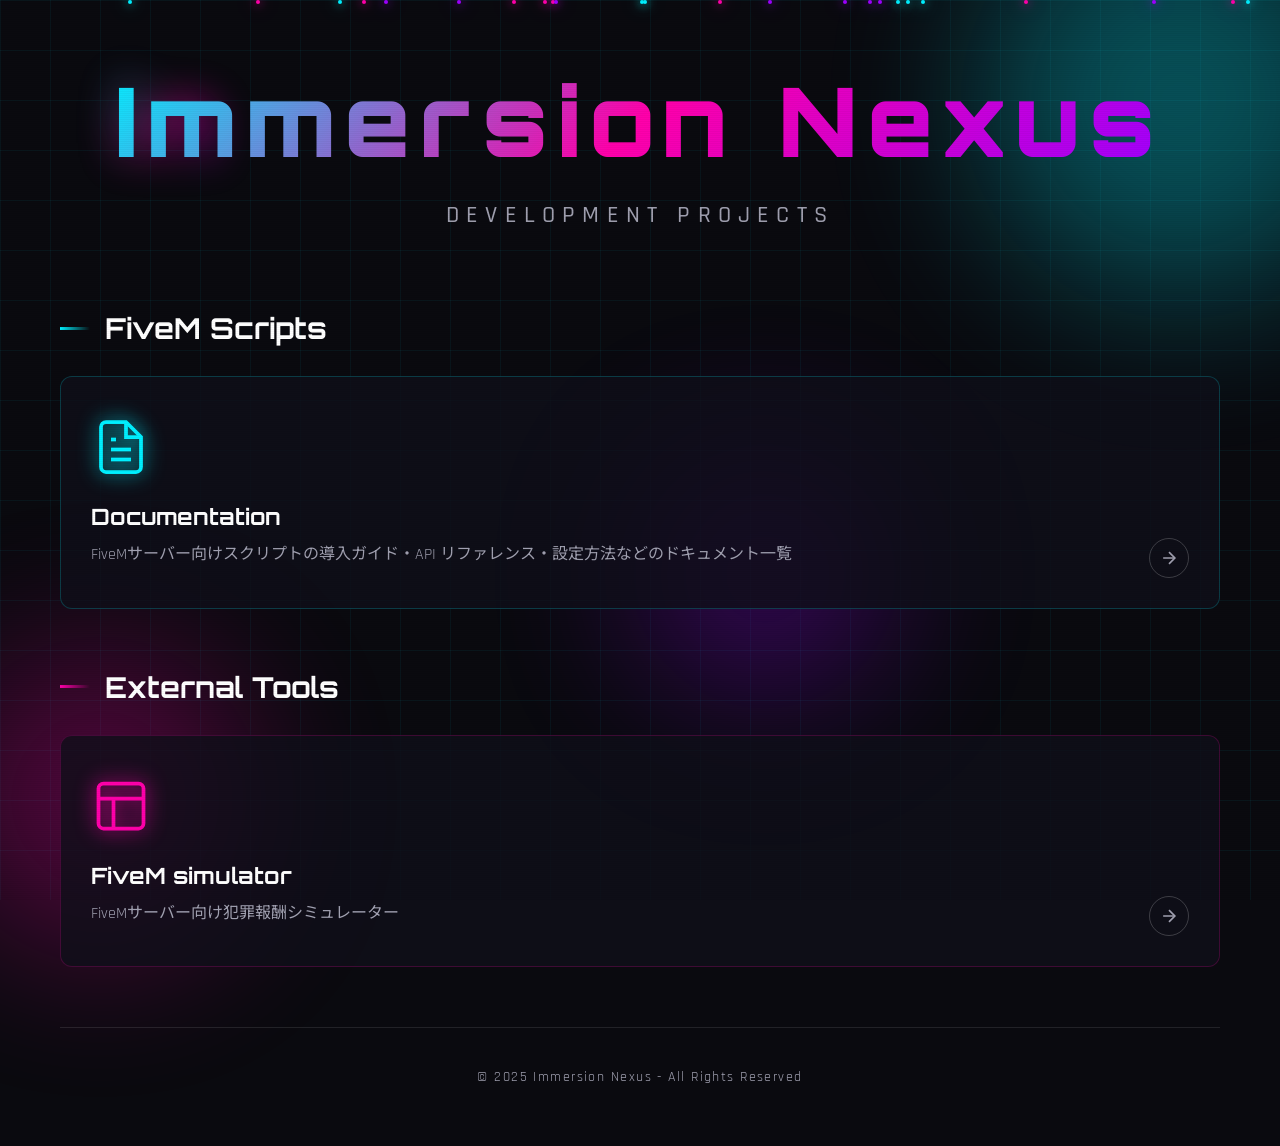
<file: index.html>
<!DOCTYPE html>
<html lang="ja">
<head>
  <meta charset="UTF-8">
  <meta name="viewport" content="width=device-width, initial-scale=1.0">
  <title>Immersion Nexus</title>
  <link rel="preconnect" href="https://fonts.googleapis.com">
  <link rel="preconnect" href="https://fonts.gstatic.com" crossorigin>
  <link href="https://fonts.googleapis.com/css2?family=Orbitron:wght@400;700;900&family=Rajdhani:wght@400;500;600;700&family=Noto+Sans+JP:wght@400;500;700&display=swap" rel="stylesheet">
  <link rel="icon" href="./assets/in_favicon.png">
  <style>
    * {
      margin: 0;
      padding: 0;
      box-sizing: border-box;
    }

    :root {
      --neon-cyan: #00f0ff;
      --neon-magenta: #ff00aa;
      --neon-purple: #9d00ff;
      --bg-dark: #0a0a0f;
      --bg-card: rgba(15, 15, 25, 0.8);
      --text-primary: #ffffff;
      --text-secondary: #a0a0b0;
      --grid-color: rgba(0, 240, 255, 0.05);
    }

    body {
      font-family: 'Rajdhani', 'Noto Sans JP', sans-serif;
      background-color: var(--bg-dark);
      color: var(--text-primary);
      min-height: 100vh;
      overflow-x: hidden;
      position: relative;
    }

    /* Animated Grid Background */
    .grid-bg {
      position: fixed;
      top: 0;
      left: 0;
      width: 100%;
      height: 100%;
      background-image: 
        linear-gradient(var(--grid-color) 1px, transparent 1px),
        linear-gradient(90deg, var(--grid-color) 1px, transparent 1px);
      background-size: 50px 50px;
      animation: gridMove 20s linear infinite;
      pointer-events: none;
      z-index: 0;
    }

    @keyframes gridMove {
      0% { transform: perspective(500px) rotateX(60deg) translateY(0); }
      100% { transform: perspective(500px) rotateX(60deg) translateY(50px); }
    }

    /* Floating Particles */
    .particles {
      position: fixed;
      top: 0;
      left: 0;
      width: 100%;
      height: 100%;
      pointer-events: none;
      z-index: 1;
      overflow: hidden;
    }

    .particle {
      position: absolute;
      width: 4px;
      height: 4px;
      background: var(--neon-cyan);
      border-radius: 50%;
      box-shadow: 0 0 10px var(--neon-cyan), 0 0 20px var(--neon-cyan);
      animation: float 15s infinite ease-in-out;
    }

    .particle:nth-child(2n) {
      background: var(--neon-magenta);
      box-shadow: 0 0 10px var(--neon-magenta), 0 0 20px var(--neon-magenta);
      animation-duration: 20s;
    }

    .particle:nth-child(3n) {
      background: var(--neon-purple);
      box-shadow: 0 0 10px var(--neon-purple), 0 0 20px var(--neon-purple);
      animation-duration: 25s;
    }

    @keyframes float {
      0%, 100% { transform: translateY(100vh) translateX(0); opacity: 0; }
      10% { opacity: 1; }
      90% { opacity: 1; }
      100% { transform: translateY(-100vh) translateX(100px); opacity: 0; }
    }

    /* Glow Orbs */
    .glow-orb {
      position: fixed;
      border-radius: 50%;
      filter: blur(80px);
      opacity: 0.3;
      pointer-events: none;
      z-index: 0;
    }

    .glow-orb-1 {
      width: 400px;
      height: 400px;
      background: var(--neon-cyan);
      top: -100px;
      right: -100px;
      animation: orbFloat1 8s ease-in-out infinite;
    }

    .glow-orb-2 {
      width: 300px;
      height: 300px;
      background: var(--neon-magenta);
      bottom: -50px;
      left: -50px;
      animation: orbFloat2 10s ease-in-out infinite;
    }

    .glow-orb-3 {
      width: 250px;
      height: 250px;
      background: var(--neon-purple);
      top: 50%;
      left: 50%;
      animation: orbFloat3 12s ease-in-out infinite;
    }

    @keyframes orbFloat1 {
      0%, 100% { transform: translate(0, 0); }
      50% { transform: translate(-50px, 50px); }
    }

    @keyframes orbFloat2 {
      0%, 100% { transform: translate(0, 0); }
      50% { transform: translate(50px, -30px); }
    }

    @keyframes orbFloat3 {
      0%, 100% { transform: translate(-50%, -50%); }
      50% { transform: translate(-50%, -60%); }
    }

    /* Main Content */
    .container {
      position: relative;
      z-index: 10;
      max-width: 1200px;
      margin: 0 auto;
      padding: 60px 20px;
      min-height: 100vh;
      display: flex;
      flex-direction: column;
      justify-content: center;
    }

    /* Header */
    .header {
      text-align: center;
      margin-bottom: 80px;
    }

    .logo {
      font-family: 'Orbitron', sans-serif;
      font-size: clamp(3rem, 10vw, 6rem);
      font-weight: 900;
      letter-spacing: 0.1em;
      background: linear-gradient(135deg, var(--neon-cyan), var(--neon-magenta), var(--neon-purple));
      -webkit-background-clip: text;
      -webkit-text-fill-color: transparent;
      background-clip: text;
      text-shadow: none;
      position: relative;
      display: inline-block;
      animation: logoGlow 3s ease-in-out infinite;
    }

    .logo::before {
      content: 'in';
      position: absolute;
      top: 0;
      left: 0;
      background: linear-gradient(135deg, var(--neon-cyan), var(--neon-magenta), var(--neon-purple));
      -webkit-background-clip: text;
      -webkit-text-fill-color: transparent;
      background-clip: text;
      filter: blur(20px);
      opacity: 0.7;
      z-index: -1;
    }

    @keyframes logoGlow {
      0%, 100% { filter: brightness(1); }
      50% { filter: brightness(1.2); }
    }

    .tagline {
      font-family: 'Rajdhani', sans-serif;
      font-size: clamp(1rem, 3vw, 1.5rem);
      font-weight: 500;
      color: var(--text-secondary);
      letter-spacing: 0.3em;
      text-transform: uppercase;
      margin-top: 20px;
    }

    /* Section Titles */
    .section-title {
      font-family: 'Orbitron', sans-serif;
      font-size: clamp(1.2rem, 4vw, 1.8rem);
      font-weight: 700;
      margin-bottom: 30px;
      display: flex;
      align-items: center;
      gap: 15px;
    }

    .section-title::before {
      content: '';
      width: 30px;
      height: 3px;
      background: linear-gradient(90deg, var(--neon-cyan), transparent);
    }

    .section-title.magenta::before {
      background: linear-gradient(90deg, var(--neon-magenta), transparent);
    }

    /* Cards Container */
    .cards-section {
      margin-bottom: 60px;
    }

    .cards-grid {
      display: grid;
      grid-template-columns: repeat(auto-fit, minmax(300px, 1fr));
      gap: 30px;
    }

    /* Card Styles */
    .card {
      background: var(--bg-card);
      border: 1px solid rgba(0, 240, 255, 0.2);
      border-radius: 12px;
      padding: 40px 30px;
      position: relative;
      overflow: hidden;
      cursor: pointer;
      transition: all 0.4s cubic-bezier(0.175, 0.885, 0.32, 1.275);
      text-decoration: none;
      color: inherit;
      display: block;
    }

    .card::before {
      content: '';
      position: absolute;
      top: 0;
      left: 0;
      width: 100%;
      height: 100%;
      background: linear-gradient(135deg, rgba(0, 240, 255, 0.1) 0%, transparent 50%);
      opacity: 0;
      transition: opacity 0.3s;
    }

    .card:hover::before {
      opacity: 1;
    }

    .card::after {
      content: '';
      position: absolute;
      top: -2px;
      left: -2px;
      right: -2px;
      bottom: -2px;
      background: linear-gradient(135deg, var(--neon-cyan), var(--neon-magenta), var(--neon-purple));
      border-radius: 14px;
      z-index: -1;
      opacity: 0;
      transition: opacity 0.3s;
    }

    .card:hover::after {
      opacity: 1;
    }

    .card:hover {
      transform: translateY(-10px) scale(1.02);
      border-color: transparent;
      box-shadow: 
        0 20px 40px rgba(0, 0, 0, 0.4),
        0 0 30px rgba(0, 240, 255, 0.2);
    }

    .card.magenta {
      border-color: rgba(255, 0, 170, 0.2);
    }

    .card.magenta::before {
      background: linear-gradient(135deg, rgba(255, 0, 170, 0.1) 0%, transparent 50%);
    }

    .card.magenta:hover {
      box-shadow: 
        0 20px 40px rgba(0, 0, 0, 0.4),
        0 0 30px rgba(255, 0, 170, 0.2);
    }

    .card-icon {
      width: 60px;
      height: 60px;
      margin-bottom: 25px;
      position: relative;
    }

    .card-icon svg {
      width: 100%;
      height: 100%;
      fill: none;
      stroke: var(--neon-cyan);
      stroke-width: 1.5;
      filter: drop-shadow(0 0 10px var(--neon-cyan));
    }

    .card.magenta .card-icon svg {
      stroke: var(--neon-magenta);
      filter: drop-shadow(0 0 10px var(--neon-magenta));
    }

    .card-title {
      font-family: 'Orbitron', sans-serif;
      font-size: 1.4rem;
      font-weight: 700;
      margin-bottom: 12px;
      transition: color 0.3s;
    }

    .card:hover .card-title {
      color: var(--neon-cyan);
    }

    .card.magenta:hover .card-title {
      color: var(--neon-magenta);
    }

    .card-description {
      color: var(--text-secondary);
      font-size: 1rem;
      line-height: 1.6;
    }

    .card-arrow {
      position: absolute;
      bottom: 30px;
      right: 30px;
      width: 40px;
      height: 40px;
      border: 1px solid rgba(255, 255, 255, 0.2);
      border-radius: 50%;
      display: flex;
      align-items: center;
      justify-content: center;
      transition: all 0.3s;
    }

    .card-arrow svg {
      width: 20px;
      height: 20px;
      stroke: var(--text-secondary);
      stroke-width: 2;
      fill: none;
      transition: all 0.3s;
    }

    .card:hover .card-arrow {
      background: var(--neon-cyan);
      border-color: var(--neon-cyan);
      box-shadow: 0 0 20px var(--neon-cyan);
    }

    .card:hover .card-arrow svg {
      stroke: var(--bg-dark);
      transform: translateX(3px);
    }

    .card.magenta:hover .card-arrow {
      background: var(--neon-magenta);
      border-color: var(--neon-magenta);
      box-shadow: 0 0 20px var(--neon-magenta);
    }

    /* Footer */
    .footer {
      text-align: center;
      padding-top: 40px;
      border-top: 1px solid rgba(255, 255, 255, 0.1);
      margin-top: auto;
    }

    .footer-text {
      color: var(--text-secondary);
      font-size: 0.9rem;
      letter-spacing: 0.1em;
    }

    /* Responsive */
    @media (max-width: 768px) {
      .container {
        padding: 40px 15px;
      }

      .header {
        margin-bottom: 50px;
      }

      .cards-grid {
        grid-template-columns: 1fr;
      }

      .card {
        padding: 30px 20px;
      }
    }

    /* Scanline Effect */
    .scanline {
      position: fixed;
      top: 0;
      left: 0;
      width: 100%;
      height: 100%;
      background: repeating-linear-gradient(
        0deg,
        rgba(0, 0, 0, 0.1) 0px,
        rgba(0, 0, 0, 0.1) 1px,
        transparent 1px,
        transparent 2px
      );
      pointer-events: none;
      z-index: 100;
      opacity: 0.3;
    }
  </style>
</head>
<body>
  <!-- Background Effects -->
  <div class="grid-bg"></div>
  <div class="glow-orb glow-orb-1"></div>
  <div class="glow-orb glow-orb-2"></div>
  <div class="glow-orb glow-orb-3"></div>
  <div class="scanline"></div>
  
  <!-- Particles -->
  <div class="particles">
    <div class="particle" style="left: 10%; animation-delay: 0s;"></div>
    <div class="particle" style="left: 20%; animation-delay: 2s;"></div>
    <div class="particle" style="left: 30%; animation-delay: 4s;"></div>
    <div class="particle" style="left: 40%; animation-delay: 1s;"></div>
    <div class="particle" style="left: 50%; animation-delay: 3s;"></div>
    <div class="particle" style="left: 60%; animation-delay: 5s;"></div>
    <div class="particle" style="left: 70%; animation-delay: 2.5s;"></div>
    <div class="particle" style="left: 80%; animation-delay: 1.5s;"></div>
    <div class="particle" style="left: 90%; animation-delay: 4.5s;"></div>
  </div>

  <div class="container">
    <!-- Header -->
    <header class="header">
      <h1 class="logo">Immersion Nexus</h1>
      <p class="tagline">Development Projects</p>
    </header>

    <!-- FiveM Scripts Section -->
    <section class="cards-section">
      <h2 class="section-title">FiveM Scripts</h2>
      <div class="cards-grid">
        <a href="#" class="card">
          <div class="card-icon">
            <svg viewBox="0 0 24 24">
              <path d="M14 2H6a2 2 0 0 0-2 2v16a2 2 0 0 0 2 2h12a2 2 0 0 0 2-2V8z"></path>
              <polyline points="14 2 14 8 20 8"></polyline>
              <line x1="16" y1="13" x2="8" y2="13"></line>
              <line x1="16" y1="17" x2="8" y2="17"></line>
              <polyline points="10 9 9 9 8 9"></polyline>
            </svg>
          </div>
          <h3 class="card-title">Documentation</h3>
          <p class="card-description">FiveMサーバー向けスクリプトの導入ガイド・API リファレンス・設定方法などのドキュメント一覧</p>
          <div class="card-arrow">
            <svg viewBox="0 0 24 24">
              <line x1="5" y1="12" x2="19" y2="12"></line>
              <polyline points="12 5 19 12 12 19"></polyline>
            </svg>
          </div>
        </a>
      </div>
    </section>

    <!-- External Tools Section -->
    <section class="cards-section">
      <h2 class="section-title magenta">External Tools</h2>
      <div class="cards-grid">
        <a href="./simuator/index.html" class="card magenta" target="_blank">
          <div class="card-icon">
            <svg viewBox="0 0 24 24">
              <rect x="3" y="3" width="18" height="18" rx="2" ry="2"></rect>
              <line x1="3" y1="9" x2="21" y2="9"></line>
              <line x1="9" y1="21" x2="9" y2="9"></line>
            </svg>
          </div>
          <h3 class="card-title">FiveM simulator</h3>
          <p class="card-description">FiveMサーバー向け犯罪報酬シミュレーター</p>
          <div class="card-arrow">
            <svg viewBox="0 0 24 24">
              <line x1="5" y1="12" x2="19" y2="12"></line>
              <polyline points="12 5 19 12 12 19"></polyline>
            </svg>
          </div>
        </a>

        <!-- <a href="#" class="card magenta">
          <div class="card-icon">
            <svg viewBox="0 0 24 24">
              <circle cx="12" cy="12" r="10"></circle>
              <circle cx="12" cy="12" r="3"></circle>
              <line x1="12" y1="2" x2="12" y2="5"></line>
              <line x1="12" y1="19" x2="12" y2="22"></line>
              <line x1="2" y1="12" x2="5" y2="12"></line>
              <line x1="19" y1="12" x2="22" y2="12"></line>
            </svg>
          </div>
          <h3 class="card-title">Logo Detector</h3>
          <p class="card-description">衣装画像からロゴを自動検出するツール。著作権チェックやコンテンツ管理をサポート</p>
          <div class="card-arrow">
            <svg viewBox="0 0 24 24">
              <line x1="5" y1="12" x2="19" y2="12"></line>
              <polyline points="12 5 19 12 12 19"></polyline>
            </svg>
          </div>
        </a> -->
      </div>
    </section>

    <!-- Footer -->
    <footer class="footer">
      <p class="footer-text">© 2025 Immersion Nexus - All Rights Reserved</p>
    </footer>
  </div>

  <script>
    // Add dynamic particle generation
    function createParticles() {
      const container = document.querySelector('.particles');
      for (let i = 0; i < 15; i++) {
        const particle = document.createElement('div');
        particle.className = 'particle';
        particle.style.left = Math.random() * 100 + '%';
        particle.style.animationDelay = Math.random() * 10 + 's';
        particle.style.animationDuration = (15 + Math.random() * 15) + 's';
        container.appendChild(particle);
      }
    }

    // Mouse glow effect
    document.addEventListener('mousemove', (e) => {
      const cards = document.querySelectorAll('.card');
      cards.forEach(card => {
        const rect = card.getBoundingClientRect();
        const x = e.clientX - rect.left;
        const y = e.clientY - rect.top;
        card.style.setProperty('--mouse-x', `${x}px`);
        card.style.setProperty('--mouse-y', `${y}px`);
      });
    });

    createParticles();
  </script>
</body>
</html>
</file>
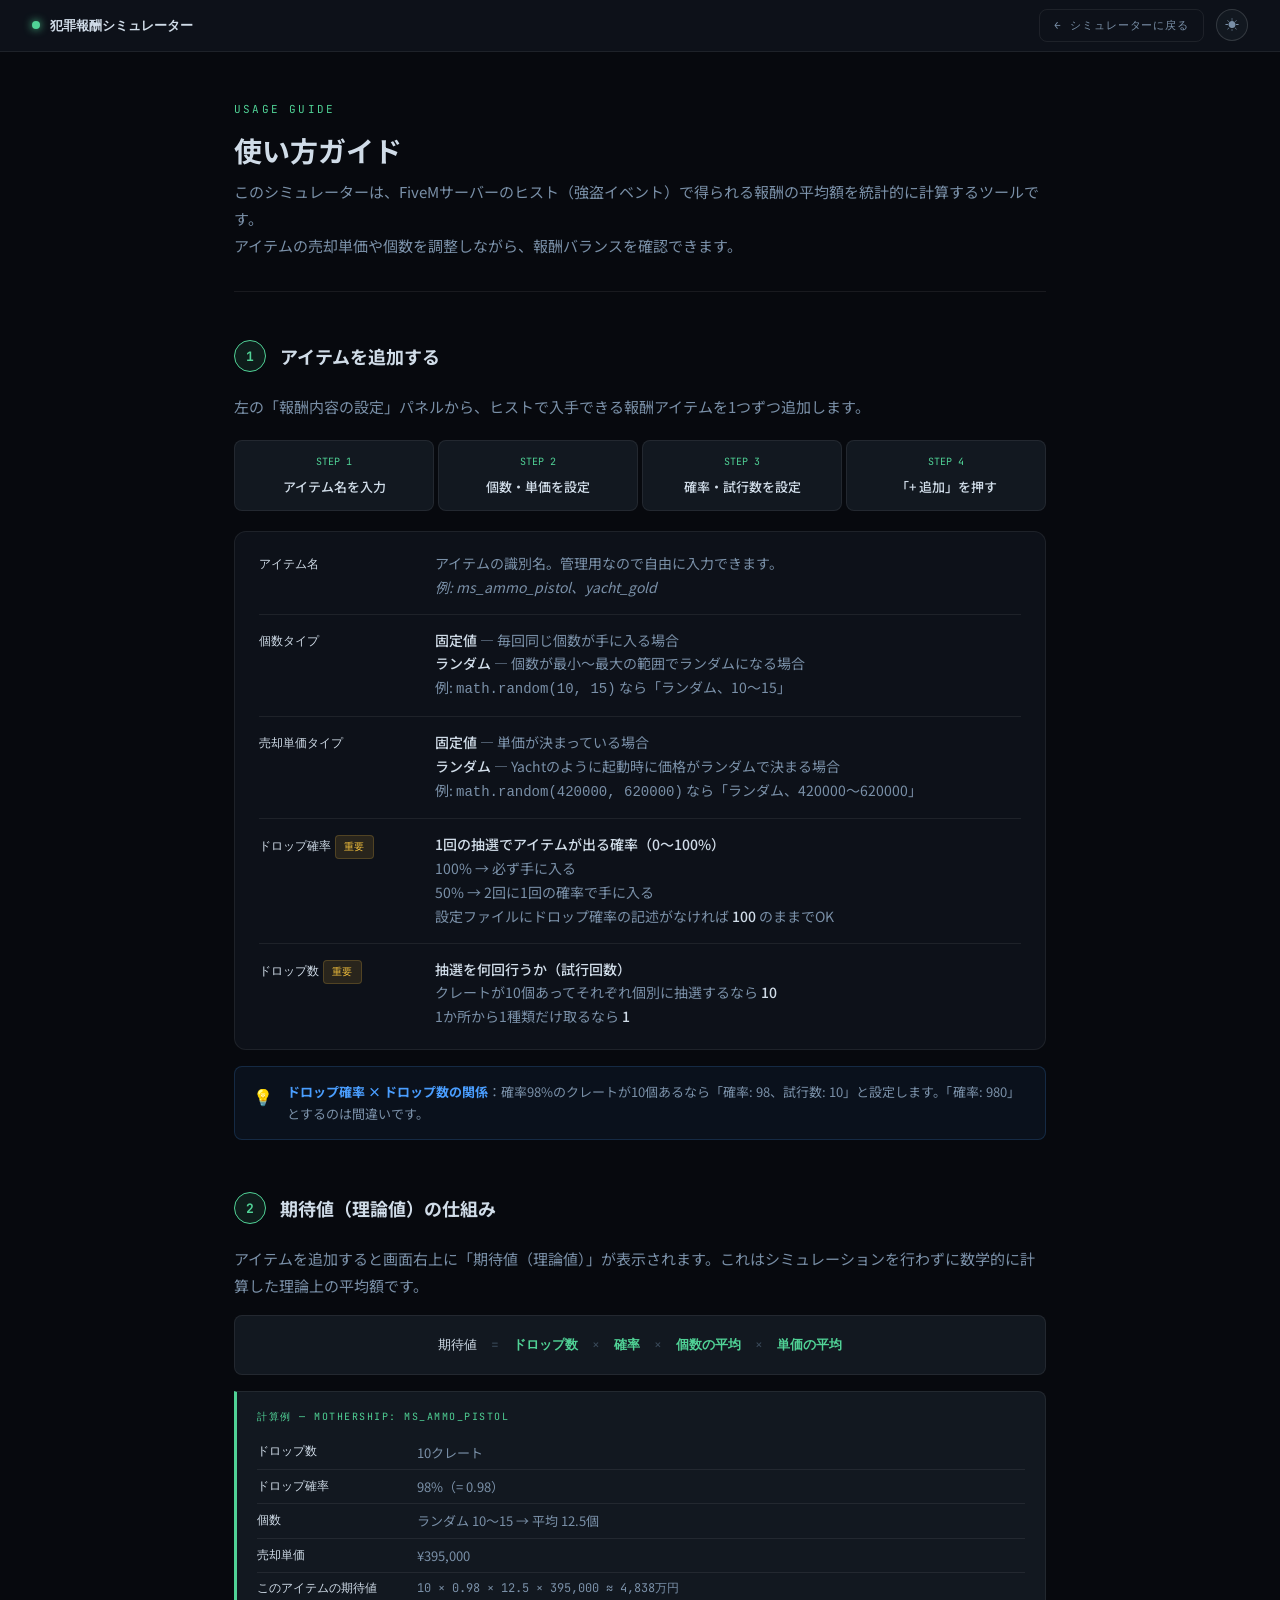
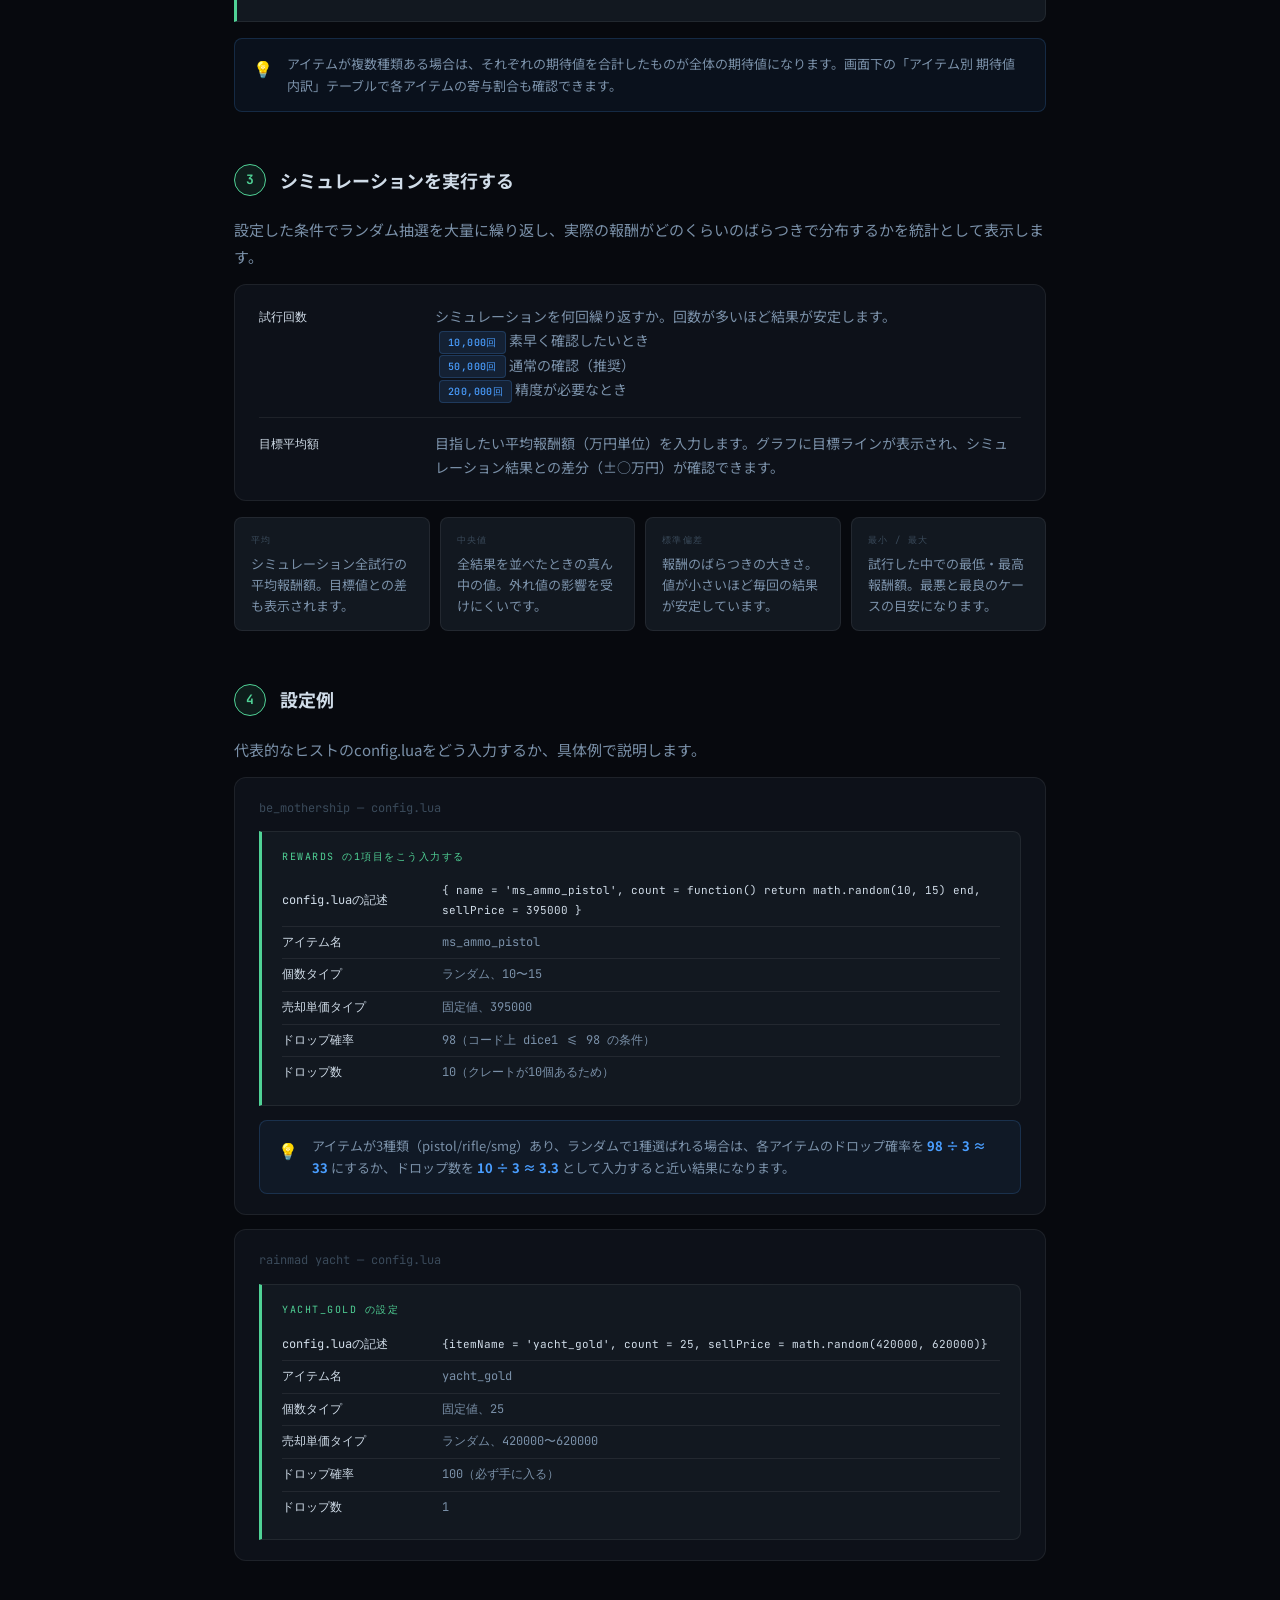
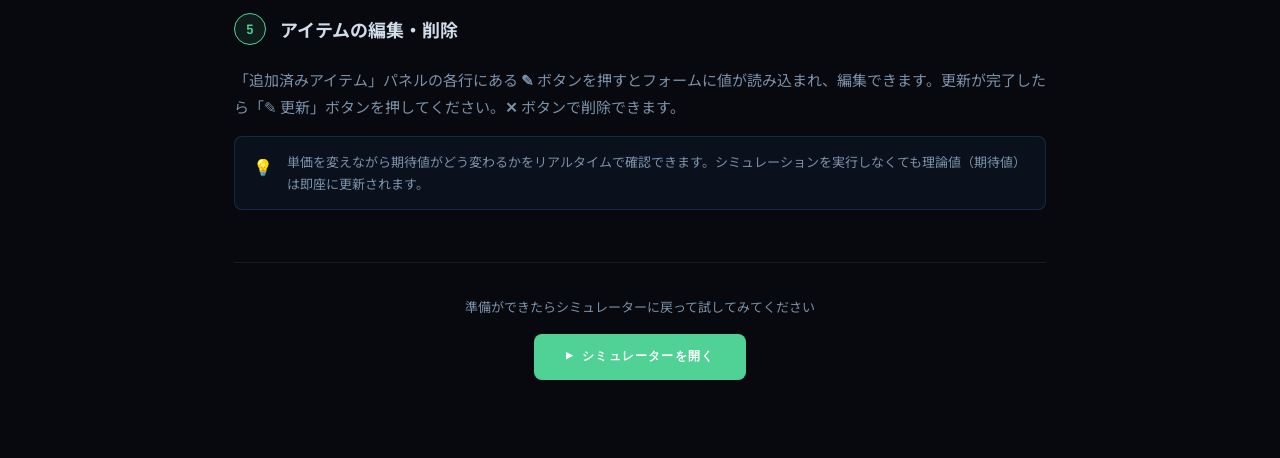
<file: simuator/guide.html>
<!DOCTYPE html>
<html lang="ja">
<head>
    <title>使い方ガイド — 犯罪報酬シミュレーター</title>
    <meta charset="utf-8">
    <meta name="viewport" content="width=device-width, initial-scale=1.0">
    <link rel="preconnect" href="https://fonts.googleapis.com">
    <link href="https://fonts.googleapis.com/css2?family=JetBrains+Mono:wght@400;500;700&family=Noto+Sans+JP:wght@400;500;700&display=swap" rel="stylesheet">
    <link rel="icon" href="../assets/in_favicon.png">
    <style>
    :root {
        --bg0:        #07090e;
        --bg1:        #0d1119;
        --bg2:        #121820;
        --bg3:        #1a2230;
        --bg4:        #222c3c;
        --accent:     #50d296;
        --accent-dim: rgba(80,210,150,0.1);
        --accent-glow:rgba(80,210,150,0.25);
        --yellow:     #f0be3c;
        --red:        #f05a5a;
        --blue:       #4a9eff;
        --border:     rgba(255,255,255,0.07);
        --border-hi:  rgba(255,255,255,0.14);
        --text-0:     #d0dce8;
        --text-1:     #7a90a8;
        --text-2:     #3a4a5a;
        --mono:       'JetBrains Mono', monospace;
        --sans:       'Noto Sans JP', sans-serif;
        --r:          8px;
        --r-lg:       12px;
    }
    :root.light {
        --bg0:        #f0f2f5;
        --bg1:        #ffffff;
        --bg2:        #f5f7fa;
        --bg3:        #e8ecf0;
        --bg4:        #d0d8e0;
        --accent:     #12a06a;
        --accent-dim: rgba(18,160,106,0.1);
        --accent-glow:rgba(18,160,106,0.25);
        --yellow:     #c07800;
        --red:        #d03030;
        --blue:       #1a6fd0;
        --border:     rgba(0,0,0,0.1);
        --border-hi:  rgba(0,0,0,0.2);
        --text-0:     #1a2230;
        --text-1:     #4a6080;
        --text-2:     #8090a8;
    }

    *, *::before, *::after { box-sizing: border-box; margin: 0; padding: 0; }

    body {
        background: var(--bg0);
        color: var(--text-0);
        font-family: var(--sans);
        font-size: 15px;
        line-height: 1.8;
    }

    /* ── HEADER ── */
    header {
        background: var(--bg1);
        border-bottom: 1px solid var(--border);
        padding: 0 32px;
        height: 52px;
        display: flex;
        align-items: center;
        position: sticky;
        top: 0;
        z-index: 100;
    }
    .header-inner {
        width: 100%;
        display: flex;
        align-items: center;
        justify-content: space-between;
    }
    .logo {
        font-family: var(--mono);
        font-size: 13px;
        font-weight: 700;
        color: var(--text-0);
        display: flex;
        align-items: center;
        gap: 10px;
    }
    .logo-dot {
        width: 8px; height: 8px;
        border-radius: 50%;
        background: var(--accent);
        box-shadow: 0 0 8px var(--accent);
        animation: pulse 2.4s ease-in-out infinite;
    }
    @keyframes pulse { 0%,100%{opacity:1} 50%{opacity:.4} }

    .header-right { display: flex; align-items: center; gap: 12px; }
    .btn-back {
        font-family: var(--mono);
        font-size: 11px;
        letter-spacing: 0.08em;
        color: var(--text-1);
        text-decoration: none;
        padding: 6px 14px;
        border: 1px solid var(--border);
        border-radius: var(--r);
        transition: all 0.15s;
    }
    .btn-back:hover { border-color: var(--accent); color: var(--accent); }
    .theme-toggle {
        width: 32px; height: 32px;
        border-radius: 50%;
        border: 1px solid var(--border-hi);
        background: var(--bg2);
        color: var(--text-1);
        font-size: 14px;
        cursor: pointer;
        display: flex; align-items: center; justify-content: center;
        transition: all 0.15s;
        outline: none;
    }
    .theme-toggle:hover { border-color: var(--accent); color: var(--accent); background: var(--accent-dim); }

    /* ── CONTENT ── */
    .content {
        max-width: 860px;
        margin: 0 auto;
        padding: 48px 24px 80px;
    }

    /* ── PAGE TITLE ── */
    .page-title {
        font-family: var(--mono);
        font-size: 11px;
        letter-spacing: 0.2em;
        text-transform: uppercase;
        color: var(--accent);
        margin-bottom: 12px;
    }
    h1 {
        font-size: 28px;
        font-weight: 700;
        color: var(--text-0);
        margin-bottom: 10px;
        line-height: 1.3;
    }
    .subtitle {
        color: var(--text-1);
        font-size: 15px;
        margin-bottom: 48px;
        padding-bottom: 32px;
        border-bottom: 1px solid var(--border);
    }

    /* ── SECTION ── */
    .section { margin-bottom: 52px; }
    .section-header {
        display: flex;
        align-items: center;
        gap: 14px;
        margin-bottom: 20px;
    }
    .step-num {
        width: 32px; height: 32px;
        border-radius: 50%;
        background: var(--accent-dim);
        border: 1px solid var(--accent);
        color: var(--accent);
        font-family: var(--mono);
        font-size: 13px;
        font-weight: 700;
        display: flex; align-items: center; justify-content: center;
        flex-shrink: 0;
    }
    h2 {
        font-size: 18px;
        font-weight: 700;
        color: var(--text-0);
    }
    p { color: var(--text-1); margin-bottom: 14px; }
    p:last-child { margin-bottom: 0; }

    /* ── CARD ── */
    .card {
        background: var(--bg1);
        border: 1px solid var(--border);
        border-radius: var(--r-lg);
        padding: 20px 24px;
        margin-bottom: 14px;
    }
    .card:last-child { margin-bottom: 0; }

    /* ── FIELD GUIDE ── */
    .field-list { display: flex; flex-direction: column; gap: 0; }
    .field-item {
        display: grid;
        grid-template-columns: 160px 1fr;
        gap: 16px;
        padding: 14px 0;
        border-bottom: 1px solid var(--border);
        align-items: start;
    }
    .field-item:last-child { border-bottom: none; padding-bottom: 0; }
    .field-item:first-child { padding-top: 0; }
    .field-name {
        font-family: var(--mono);
        font-size: 12px;
        font-weight: 500;
        color: var(--text-0);
        padding-top: 2px;
    }
    .field-desc { color: var(--text-1); font-size: 14px; line-height: 1.7; }
    .field-desc strong { color: var(--text-0); font-weight: 500; }

    /* ── BADGE ── */
    .badge {
        display: inline-block;
        font-family: var(--mono);
        font-size: 10px;
        padding: 2px 8px;
        border-radius: 4px;
        font-weight: 500;
        letter-spacing: 0.04em;
        vertical-align: middle;
        margin-left: 4px;
    }
    .badge-green  { background: var(--accent-dim); color: var(--accent); border: 1px solid rgba(80,210,150,0.2); }
    .badge-yellow { background: rgba(240,190,60,0.12); color: var(--yellow); border: 1px solid rgba(240,190,60,0.2); }
    .badge-red    { background: rgba(240,90,90,0.12); color: var(--red); border: 1px solid rgba(240,90,90,0.2); }
    .badge-blue   { background: rgba(74,158,255,0.12); color: var(--blue); border: 1px solid rgba(74,158,255,0.2); }

    /* ── EXAMPLE BOX ── */
    .example {
        background: var(--bg2);
        border: 1px solid var(--border);
        border-left: 3px solid var(--accent);
        border-radius: 0 var(--r) var(--r) 0;
        padding: 16px 20px;
        margin-top: 16px;
    }
    .example-label {
        font-family: var(--mono);
        font-size: 10px;
        letter-spacing: 0.15em;
        text-transform: uppercase;
        color: var(--accent);
        margin-bottom: 10px;
    }
    .example-table { width: 100%; border-collapse: collapse; font-size: 13px; }
    .example-table td {
        padding: 5px 0;
        border-bottom: 1px solid var(--border);
        color: var(--text-1);
    }
    .example-table td:first-child {
        font-family: var(--mono);
        font-size: 12px;
        color: var(--text-0);
        width: 160px;
        padding-right: 16px;
    }
    .example-table tr:last-child td { border-bottom: none; }
    .val { font-family: var(--mono); font-size: 12px; color: var(--accent); }

    /* ── FORMULA ── */
    .formula-box {
        background: var(--bg2);
        border: 1px solid var(--border);
        border-radius: var(--r);
        padding: 16px 20px;
        margin: 16px 0;
        text-align: center;
    }
    .formula {
        font-family: var(--mono);
        font-size: 13px;
        color: var(--text-0);
        line-height: 2;
    }
    .formula .op { color: var(--text-2); margin: 0 6px; }
    .formula .hi { color: var(--accent); font-weight: 700; }
    .formula .result { color: var(--yellow); font-weight: 700; font-size: 15px; }

    /* ── TIP ── */
    .tip {
        display: flex;
        gap: 14px;
        align-items: flex-start;
        background: rgba(74,158,255,0.06);
        border: 1px solid rgba(74,158,255,0.18);
        border-radius: var(--r);
        padding: 14px 18px;
        margin-top: 16px;
    }
    .tip-icon { font-size: 16px; flex-shrink: 0; margin-top: 1px; }
    .tip-body { font-size: 13px; color: var(--text-1); line-height: 1.7; }
    .tip-body strong { color: var(--blue); }

    /* ── RESULT GUIDE ── */
    .result-grid {
        display: grid;
        grid-template-columns: repeat(auto-fit, minmax(180px, 1fr));
        gap: 10px;
        margin-top: 16px;
    }
    .result-card {
        background: var(--bg2);
        border: 1px solid var(--border);
        border-radius: var(--r);
        padding: 14px 16px;
    }
    .result-card-label {
        font-family: var(--mono);
        font-size: 9px;
        letter-spacing: 0.16em;
        text-transform: uppercase;
        color: var(--text-2);
        margin-bottom: 6px;
    }
    .result-card-desc { font-size: 13px; color: var(--text-1); line-height: 1.6; }

    /* ── FLOW ── */
    .flow {
        display: flex;
        align-items: stretch;
        gap: 0;
        margin: 20px 0;
        flex-wrap: wrap;
        gap: 4px;
    }
    .flow-step {
        flex: 1;
        min-width: 120px;
        background: var(--bg2);
        border: 1px solid var(--border);
        border-radius: var(--r);
        padding: 12px 14px;
        position: relative;
        text-align: center;
    }
    .flow-step-num {
        font-family: var(--mono);
        font-size: 10px;
        color: var(--accent);
        margin-bottom: 4px;
    }
    .flow-step-text {
        font-size: 13px;
        color: var(--text-0);
        font-weight: 500;
    }

    /* ── DIVIDER ── */
    hr { border: none; border-top: 1px solid var(--border); margin: 40px 0; }

    /* ── FOOTER ── */
    .guide-footer {
        text-align: center;
        padding-top: 32px;
        border-top: 1px solid var(--border);
    }
    .guide-footer p { font-size: 13px; margin-bottom: 16px; }
    .btn-main {
        display: inline-block;
        background: var(--accent);
        color: #fff;
        font-family: var(--mono);
        font-size: 12px;
        font-weight: 700;
        letter-spacing: 0.1em;
        padding: 12px 32px;
        border-radius: var(--r);
        text-decoration: none;
        transition: all 0.15s;
    }
    .btn-main:hover { filter: brightness(1.1); box-shadow: 0 0 20px var(--accent-glow); }
    </style>
</head>
<body>

<header>
    <div class="header-inner">
        <div class="logo">
            <span class="logo-dot"></span>
            犯罪報酬シミュレーター
        </div>
        <div class="header-right">
            <a href="index.html" class="btn-back">← シミュレーターに戻る</a>
            <button class="theme-toggle" onclick="toggleTheme()" title="テーマ切替">
                <span id="theme-icon">☀</span>
            </button>
        </div>
    </div>
</header>

<div class="content">

    <div class="page-title">USAGE GUIDE</div>
    <h1>使い方ガイド</h1>
    <p class="subtitle">
        このシミュレーターは、FiveMサーバーのヒスト（強盗イベント）で得られる報酬の平均額を統計的に計算するツールです。<br>
        アイテムの売却単価や個数を調整しながら、報酬バランスを確認できます。
    </p>

    <!-- ── 基本的な使い方 ── -->
    <div class="section">
        <div class="section-header">
            <div class="step-num">1</div>
            <h2>アイテムを追加する</h2>
        </div>
        <p>左の「報酬内容の設定」パネルから、ヒストで入手できる報酬アイテムを1つずつ追加します。</p>

        <div class="flow">
            <div class="flow-step">
                <div class="flow-step-num">STEP 1</div>
                <div class="flow-step-text">アイテム名を入力</div>
            </div>
            <div class="flow-step">
                <div class="flow-step-num">STEP 2</div>
                <div class="flow-step-text">個数・単価を設定</div>
            </div>
            <div class="flow-step">
                <div class="flow-step-num">STEP 3</div>
                <div class="flow-step-text">確率・試行数を設定</div>
            </div>
            <div class="flow-step">
                <div class="flow-step-num">STEP 4</div>
                <div class="flow-step-text">「+ 追加」を押す</div>
            </div>
        </div>

        <div class="card">
            <div class="field-list">
                <div class="field-item">
                    <div class="field-name">アイテム名</div>
                    <div class="field-desc">アイテムの識別名。管理用なので自由に入力できます。<br><em>例: ms_ammo_pistol、yacht_gold</em></div>
                </div>
                <div class="field-item">
                    <div class="field-name">個数タイプ</div>
                    <div class="field-desc">
                        <strong>固定値</strong> — 毎回同じ個数が手に入る場合<br>
                        <strong>ランダム</strong> — 個数が最小〜最大の範囲でランダムになる場合<br>
                        例: <code>math.random(10, 15)</code> なら「ランダム、10〜15」
                    </div>
                </div>
                <div class="field-item">
                    <div class="field-name">売却単価タイプ</div>
                    <div class="field-desc">
                        <strong>固定値</strong> — 単価が決まっている場合<br>
                        <strong>ランダム</strong> — Yachtのように起動時に価格がランダムで決まる場合<br>
                        例: <code>math.random(420000, 620000)</code> なら「ランダム、420000〜620000」
                    </div>
                </div>
                <div class="field-item">
                    <div class="field-name">ドロップ確率<span class="badge badge-yellow">重要</span></div>
                    <div class="field-desc">
                        <strong>1回の抽選でアイテムが出る確率（0〜100%）</strong><br>
                        100% → 必ず手に入る<br>
                        50% → 2回に1回の確率で手に入る<br>
                        設定ファイルにドロップ確率の記述がなければ <strong>100</strong> のままでOK
                    </div>
                </div>
                <div class="field-item">
                    <div class="field-name">ドロップ数<span class="badge badge-yellow">重要</span></div>
                    <div class="field-desc">
                        <strong>抽選を何回行うか（試行回数）</strong><br>
                        クレートが10個あってそれぞれ個別に抽選するなら <strong>10</strong><br>
                        1か所から1種類だけ取るなら <strong>1</strong>
                    </div>
                </div>
            </div>
        </div>

        <div class="tip">
            <div class="tip-icon">💡</div>
            <div class="tip-body">
                <strong>ドロップ確率 × ドロップ数の関係</strong>：確率98%のクレートが10個あるなら「確率: 98、試行数: 10」と設定します。「確率: 980」とするのは間違いです。
            </div>
        </div>
    </div>

    <!-- ── 期待値の仕組み ── -->
    <div class="section">
        <div class="section-header">
            <div class="step-num">2</div>
            <h2>期待値（理論値）の仕組み</h2>
        </div>
        <p>アイテムを追加すると画面右上に「期待値（理論値）」が表示されます。これはシミュレーションを行わずに数学的に計算した理論上の平均額です。</p>

        <div class="formula-box">
            <div class="formula">
                期待値
                <span class="op">=</span>
                <span class="hi">ドロップ数</span>
                <span class="op">×</span>
                <span class="hi">確率</span>
                <span class="op">×</span>
                <span class="hi">個数の平均</span>
                <span class="op">×</span>
                <span class="hi">単価の平均</span>
            </div>
        </div>

        <div class="example">
            <div class="example-label">計算例 — Mothership: ms_ammo_pistol</div>
            <table class="example-table">
                <tr><td>ドロップ数</td><td>10クレート</td></tr>
                <tr><td>ドロップ確率</td><td>98%（= 0.98）</td></tr>
                <tr><td>個数</td><td>ランダム 10〜15 → 平均 12.5個</td></tr>
                <tr><td>売却単価</td><td>¥395,000</td></tr>
                <tr><td>このアイテムの期待値</td><td class="val">10 × 0.98 × 12.5 × 395,000 ≈ 4,838万円</td></tr>
            </table>
        </div>

        <div class="tip">
            <div class="tip-icon">💡</div>
            <div class="tip-body">
                アイテムが複数種類ある場合は、それぞれの期待値を合計したものが全体の期待値になります。画面下の「アイテム別 期待値内訳」テーブルで各アイテムの寄与割合も確認できます。
            </div>
        </div>
    </div>

    <!-- ── シミュレーション実行 ── -->
    <div class="section">
        <div class="section-header">
            <div class="step-num">3</div>
            <h2>シミュレーションを実行する</h2>
        </div>
        <p>設定した条件でランダム抽選を大量に繰り返し、実際の報酬がどのくらいのばらつきで分布するかを統計として表示します。</p>

        <div class="card">
            <div class="field-list">
                <div class="field-item">
                    <div class="field-name">試行回数</div>
                    <div class="field-desc">
                        シミュレーションを何回繰り返すか。回数が多いほど結果が安定します。<br>
                        <span class="badge badge-blue">10,000回</span> 素早く確認したいとき<br>
                        <span class="badge badge-blue">50,000回</span> 通常の確認（推奨）<br>
                        <span class="badge badge-blue">200,000回</span> 精度が必要なとき
                    </div>
                </div>
                <div class="field-item">
                    <div class="field-name">目標平均額</div>
                    <div class="field-desc">
                        目指したい平均報酬額（万円単位）を入力します。グラフに目標ラインが表示され、シミュレーション結果との差分（±○万円）が確認できます。
                    </div>
                </div>
            </div>
        </div>

        <div class="result-grid">
            <div class="result-card">
                <div class="result-card-label">平均</div>
                <div class="result-card-desc">シミュレーション全試行の平均報酬額。目標値との差も表示されます。</div>
            </div>
            <div class="result-card">
                <div class="result-card-label">中央値</div>
                <div class="result-card-desc">全結果を並べたときの真ん中の値。外れ値の影響を受けにくいです。</div>
            </div>
            <div class="result-card">
                <div class="result-card-label">標準偏差</div>
                <div class="result-card-desc">報酬のばらつきの大きさ。値が小さいほど毎回の結果が安定しています。</div>
            </div>
            <div class="result-card">
                <div class="result-card-label">最小 / 最大</div>
                <div class="result-card-desc">試行した中での最低・最高報酬額。最悪と最良のケースの目安になります。</div>
            </div>
        </div>
    </div>

    <!-- ── 設定例 ── -->
    <div class="section">
        <div class="section-header">
            <div class="step-num">4</div>
            <h2>設定例</h2>
        </div>

        <p>代表的なヒストのconfig.luaをどう入力するか、具体例で説明します。</p>

        <div class="card">
            <p style="font-family:var(--mono);font-size:12px;color:var(--text-2);margin-bottom:12px">be_mothership — config.lua</p>
            <div class="example" style="margin-top:0">
                <div class="example-label">rewards の1項目をこう入力する</div>
                <table class="example-table">
                    <tr>
                        <td>config.luaの記述</td>
                        <td style="font-family:var(--mono);font-size:11px;color:var(--text-0)">{ name = 'ms_ammo_pistol', count = function() return math.random(10, 15) end, sellPrice = 395000 }</td>
                    </tr>
                    <tr><td>アイテム名</td><td class="val">ms_ammo_pistol</td></tr>
                    <tr><td>個数タイプ</td><td class="val">ランダム、10〜15</td></tr>
                    <tr><td>売却単価タイプ</td><td class="val">固定値、395000</td></tr>
                    <tr><td>ドロップ確率</td><td class="val">98（コード上 dice1 &lt;= 98 の条件）</td></tr>
                    <tr><td>ドロップ数</td><td class="val">10（クレートが10個あるため）</td></tr>
                </table>
            </div>
            <div class="tip" style="margin-top:14px">
                <div class="tip-icon">💡</div>
                <div class="tip-body">アイテムが3種類（pistol/rifle/smg）あり、ランダムで1種選ばれる場合は、各アイテムのドロップ確率を <strong>98 ÷ 3 ≈ 33</strong> にするか、ドロップ数を <strong>10 ÷ 3 ≈ 3.3</strong> として入力すると近い結果になります。</div>
            </div>
        </div>

        <div class="card" style="margin-top:14px">
            <p style="font-family:var(--mono);font-size:12px;color:var(--text-2);margin-bottom:12px">rainmad yacht — config.lua</p>
            <div class="example" style="margin-top:0">
                <div class="example-label">yacht_gold の設定</div>
                <table class="example-table">
                    <tr>
                        <td>config.luaの記述</td>
                        <td style="font-family:var(--mono);font-size:11px;color:var(--text-0)">{itemName = 'yacht_gold', count = 25, sellPrice = math.random(420000, 620000)}</td>
                    </tr>
                    <tr><td>アイテム名</td><td class="val">yacht_gold</td></tr>
                    <tr><td>個数タイプ</td><td class="val">固定値、25</td></tr>
                    <tr><td>売却単価タイプ</td><td class="val">ランダム、420000〜620000</td></tr>
                    <tr><td>ドロップ確率</td><td class="val">100（必ず手に入る）</td></tr>
                    <tr><td>ドロップ数</td><td class="val">1</td></tr>
                </table>
            </div>
        </div>
    </div>

    <!-- ── アイテムの編集・削除 ── -->
    <div class="section">
        <div class="section-header">
            <div class="step-num">5</div>
            <h2>アイテムの編集・削除</h2>
        </div>
        <p>「追加済みアイテム」パネルの各行にある <strong>✎</strong> ボタンを押すとフォームに値が読み込まれ、編集できます。更新が完了したら「✎ 更新」ボタンを押してください。<strong>✕</strong> ボタンで削除できます。</p>
        <div class="tip">
            <div class="tip-icon">💡</div>
            <div class="tip-body">
                単価を変えながら期待値がどう変わるかをリアルタイムで確認できます。シミュレーションを実行しなくても理論値（期待値）は即座に更新されます。
            </div>
        </div>
    </div>

    <div class="guide-footer">
        <p>準備ができたらシミュレーターに戻って試してみてください</p>
        <a href="index.html" class="btn-main">▶ シミュレーターを開く</a>
    </div>

</div>

<script>
function toggleTheme() {
    const isLight = document.documentElement.classList.contains('light');
    const next = isLight ? 'dark' : 'light';
    document.documentElement.classList.toggle('light', next === 'light');
    document.getElementById('theme-icon').textContent = next === 'light' ? '☾' : '☀';
    localStorage.setItem('theme', next);
}
if (localStorage.getItem('theme') === 'light') {
    document.documentElement.classList.add('light');
    document.getElementById('theme-icon').textContent = '☾';
}
</script>
</body>
</html>
</file>
